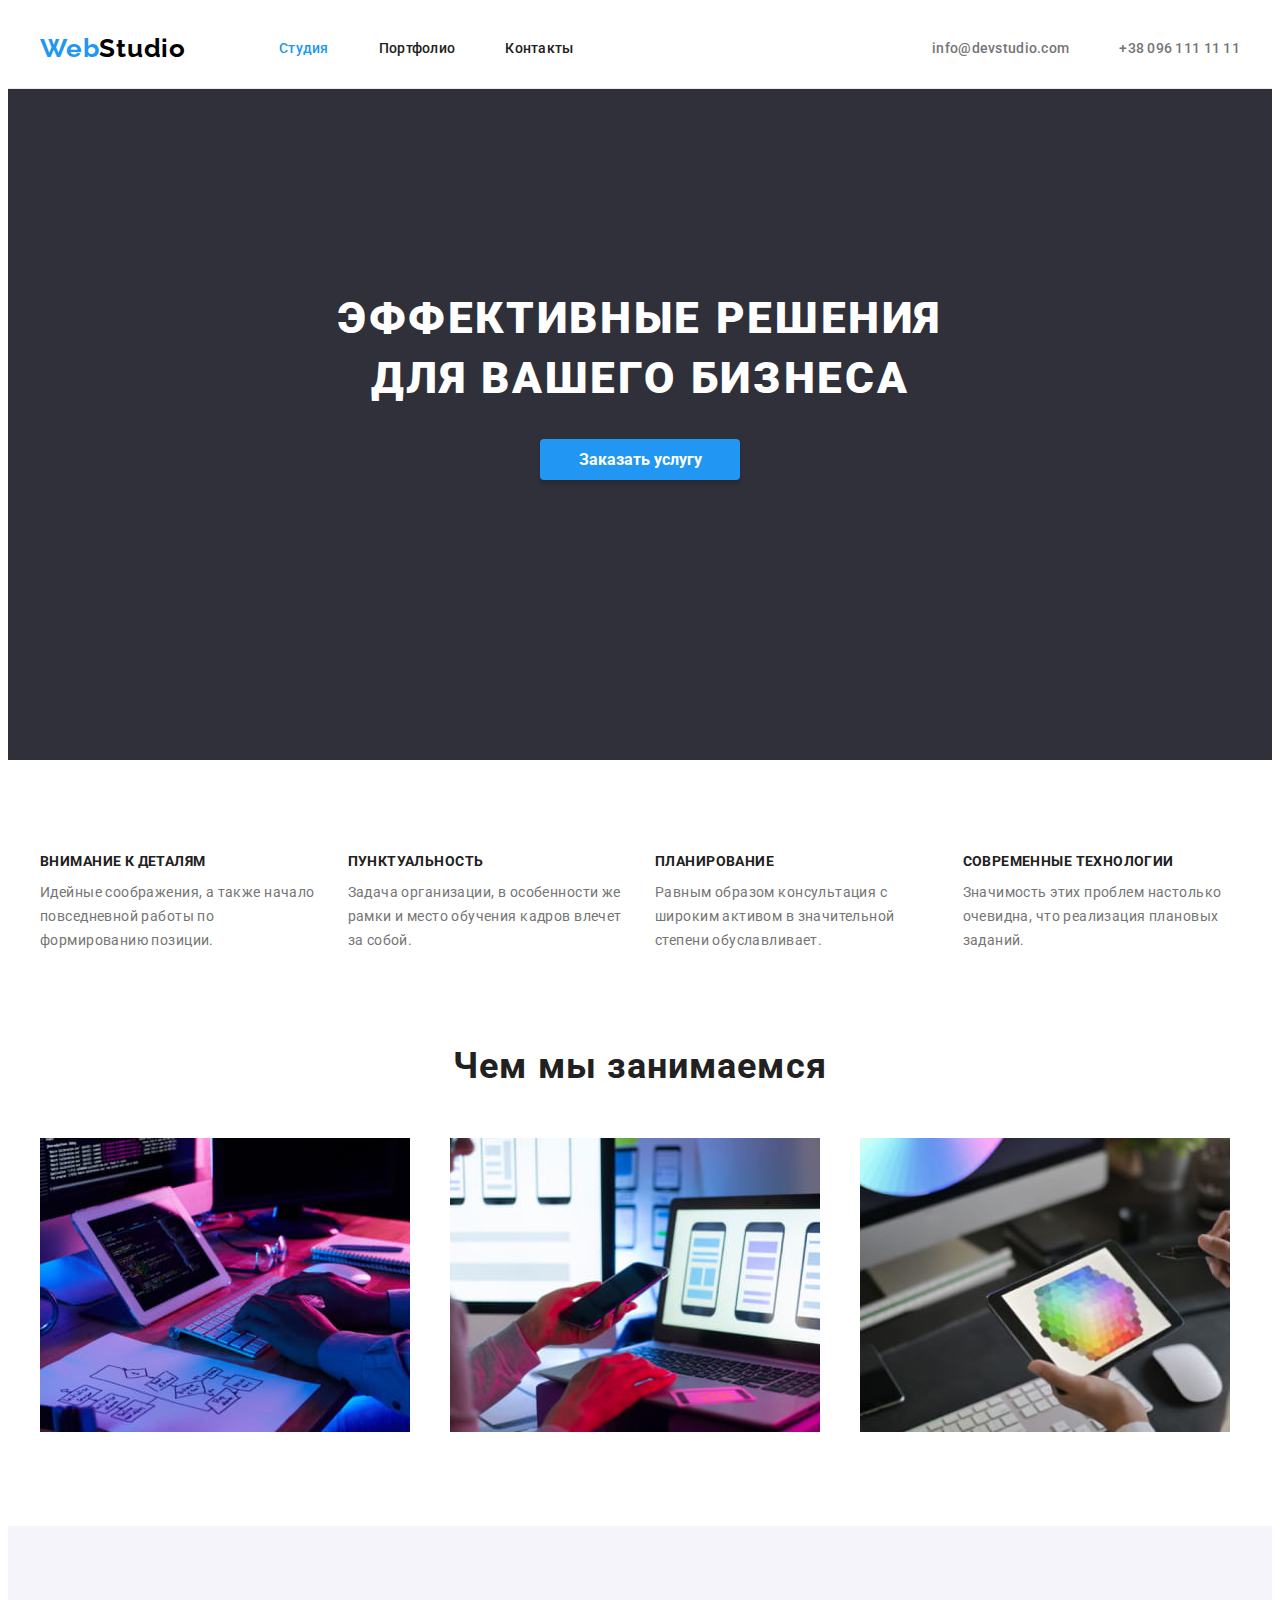
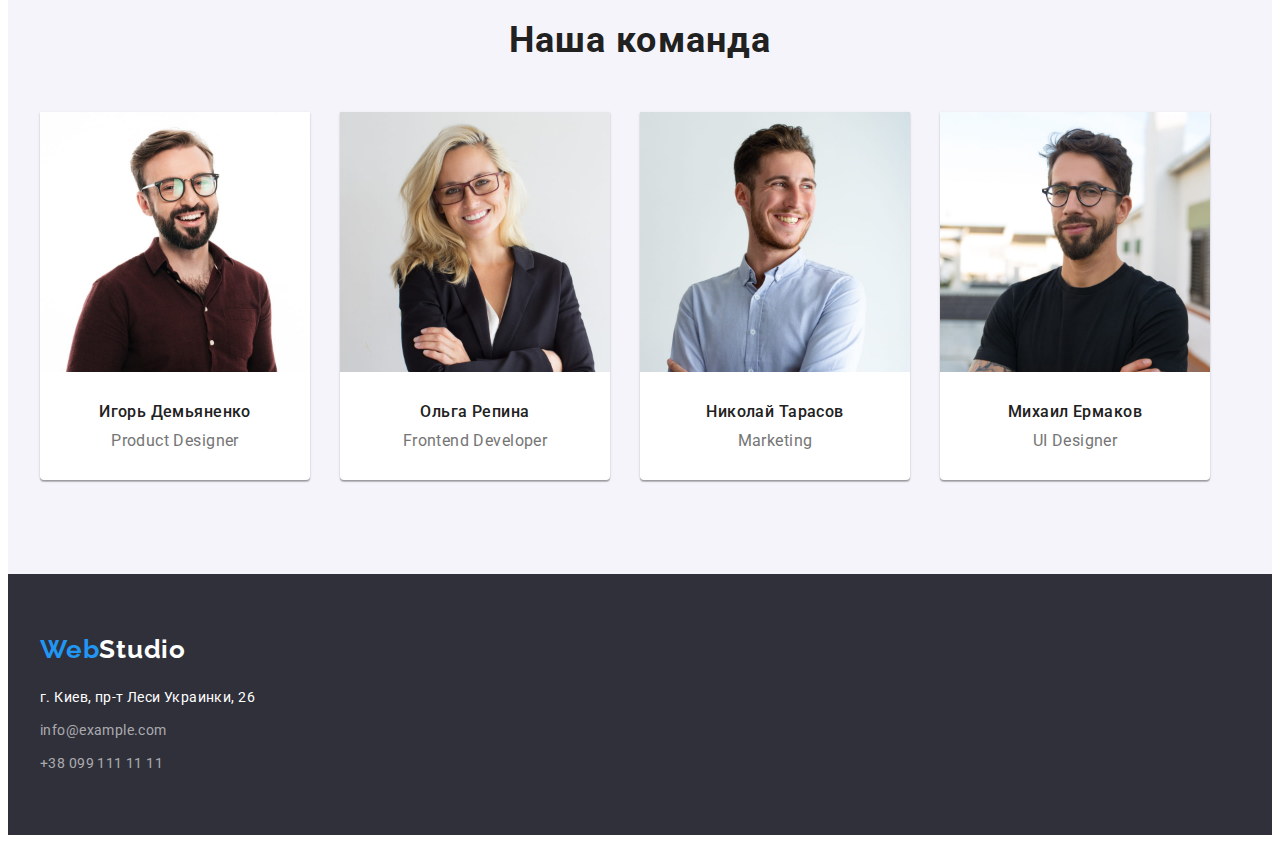
<file: index.html>
<!DOCTYPE html>
<html lang="ru">
  <head>
    <meta charset="UTF-8" />
    <meta http-equiv="X-UA-Compatible" content="IE=edge" />
    <meta name="viewport" content="width=device-width, initial-scale=1.0" />
    <title>WebStudio</title>
    <!-- Fonts Start -->
    <link rel="preconnect" href="https://fonts.googleapis.com" />
    <link rel="preconnect" href="https://fonts.gstatic.com" crossorigin />
    <link
      href="https://fonts.googleapis.com/css2?family=Raleway:wght@700&family=Roboto:wght@400;500;700;900&display=swap"
      rel="stylesheet"
    />
    <!-- Fonts End -->
    <!-- Normalize Start -->
    <link
      rel="stylesheet"
      href="https://cdnjs.cloudflare.com/ajax/libs/modern-normalize/1.1.0/modern-normalize.min.css"
      integrity="sha512-wpPYUAdjBVSE4KJnH1VR1HeZfpl1ub8YT/NKx4PuQ5NmX2tKuGu6U/JRp5y+Y8XG2tV+wKQpNHVUX03MfMFn9Q=="
      crossorigin="anonymous"
      referrerpolicy="no-referrer"
    />
    <!-- Normalize End -->
    <link rel="stylesheet" href="./css/style.css" />
  </head>
  <body>
    <!-- Header -->
    <header class="header">
      <div class="header-container container">
        <nav class="header-nav">
          <a href="./index.html" class="logo link"
            >Web<span class="logo-cl-black">Studio</span></a
          >
          <ul class="nav-list list">
            <li class="nav-item">
              <a href="./index.html" class="nav-link link-effect link current">Студия</a>
            </li>
            <li class="nav-item">
              <a href="./portfolio.html" class="nav-link link-effect link">Портфолио</a>
            </li>
            <li class="nav-item"><a href="/" class="nav-link link-effect link">Контакты</a></li>
          </ul>
        </nav>  
          <ul class="contact-list list">
            <li class="contact-item">
              <a href="mailto:info@devstudio.com" class="contact-link link-effect link"
                >info@devstudio.com</a
              >
            </li>
            <li class="contact-item">
              <a href="tel:+380961111111" class="contact-link link-effect link">+38 096 111 11 11</a>
            </li>
          </ul>
      </div>
    </header>
    <main>
      <!-- section Hero -->
      <section class="hero">
        <div class="hero-container container">
          <h1 class="hero-title">Эффективные решения для вашего бизнеса</h1>
          <button type="button" class="hero-button">Заказать услугу</button>
        </div>
      </section>
      <!-- Section Description -->
      <section class="description section">
        <div class="description-container container">
          <h2 class="visually-hidden">Особенности</h2>
          <ul class="description-list card-set list">
            <li class="card-item">
              <h3 class="description-title">Внимание к деталям</h3>
              <p class="description-text">
                Идейные соображения, а также начало повседневной работы по формированию позиции.
              </p>
            </li>
            <li class="card-item">
              <h3 class="description-title">Пунктуальность</h3>
              <p class="description-text">
                Задача организации, в особенности же рамки и место обучения кадров влечет за собой.
              </p>
            </li>
            <li class="card-item">
              <h3 class="description-title">Планирование</h3>
              <p class="description-text">
                Равным образом консультация с широким активом в значительной степени обуславливает.
              </p>
            </li>
            <li class="card-item">
              <h3 class="description-title">Современные технологии</h3>
              <p class="description-text">
                Значимость этих проблем настолько очевидна, что реализация плановых заданий.
              </p>
            </li>
          </ul>
        </div>
      </section>

      <!-- Section About -->
      <section class="about section">
        <div class="about-container container">
          <h2 class="section-title">Чем мы занимаемся</h2>
          <ul class="about-list card-set list">
            <li class="card-item">
              <img
                src="./images/box1.jpg"
                alt="изображение работы с кодом"
                width="370"
                height="294"
              />
            </li>
            <li class="card-item">
              <img
                src="./images/box2.jpg"
                alt="изображение выбора макета сайта"
                width="370"
                height="294"
              />
            </li>
            <li class="card-item">
              <img
                src="./images/box3.jpg"
                alt="изображение цветовой палитры"
                width="370"
                height="294"
              />
            </li>
          </ul>
        </div>
      </section>

      <!-- Section Team -->
      <section class="team section">
        <div class="team-container container">
          <h2 class="section-title">Наша команда</h2>
          <ul class="team-list card-set list">
            <li class="team-item card-item">
              <img src="./images/img.jpg" alt="фото Игорь Демьяненко" width="270" height="260" />
              <div class="team-box">
                <h3 class="team-title">Игорь Демьяненко</h3>
                <p class="team-text">Product Designer</p>
              </div>
            </li>
            <li class="team-item card-item">
              <img src="./images/img(1).jpg" alt="фото Ольга Репина" width="270" height="260" />
              <div class="team-box">
                <h3 class="team-title">Ольга Репина</h3>
                <p class="team-text">Frontend Developer</p>
              </div>
            </li>
            <li class="team-item card-item">
              <img src="./images/img(2).jpg" alt="фото Николай Тарасов" width="270" height="260" />
              <div class="team-box">
                <h3 class="team-title">Николай Тарасов</h3>
                <p class="team-text">Marketing</p>
              </div>
            </li>
            <li class="team-item card-item">
              <img src="./images/img(3).jpg" alt="фото Михаил Ермаков" width="270" height="260" />
              <div class="team-box">
                <h3 class="team-title">Михаил Ермаков</h3>
                <p class="team-text">UI Designer</p>
              </div>
            </li>
          </ul>
        </div>
      </section>
    </main>
    <!-- Footer -->
    <footer class="footer">
      <div class="footer-container container">
        <a href="./index.html" class="logo link">Web<span class="logo-cl-white">Studio</span></a>
        <address class="address-style">
          <ul class="footer-list list">
            <li class="footer-item">
              <a
                href="https://goo.gl/maps/oyeDn8QREJ11RhG88"
                target="_blank"
                rel="noreferrer noopener"
                class="address-link link-effect link"
              >
                г. Киев, пр-т Леси Украинки, 26
              </a>
            </li>
            <li class="footer-item">
              <a href="mailto:info@example.com" class="footer-link link-effect link"
                >info@example.com</a
              >
            </li>
            <li class="footer-item">
              <a href="tel:+380991111111" class="footer-link link-effect link">+38 099 111 11 11</a>
            </li>
          </ul>
        </address>
      </div>
    </footer>
  </body>
</html>
</file>
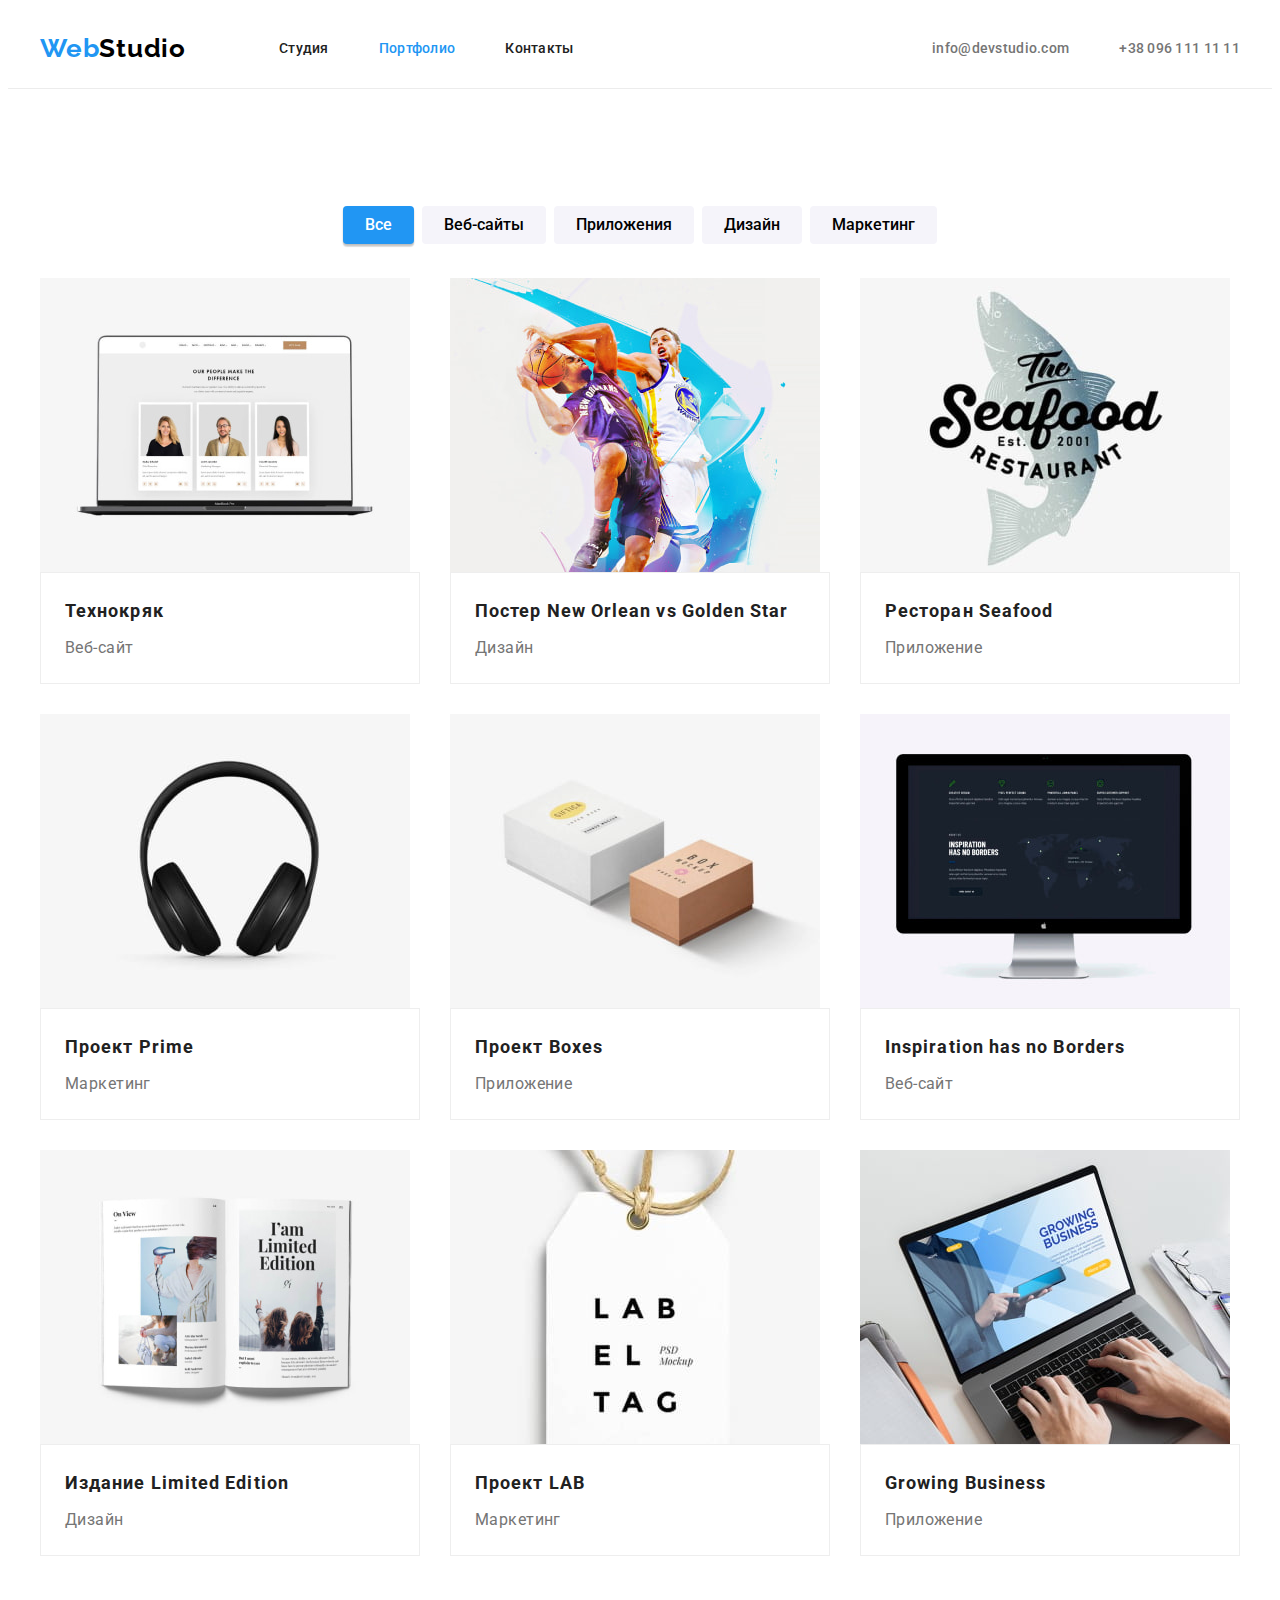
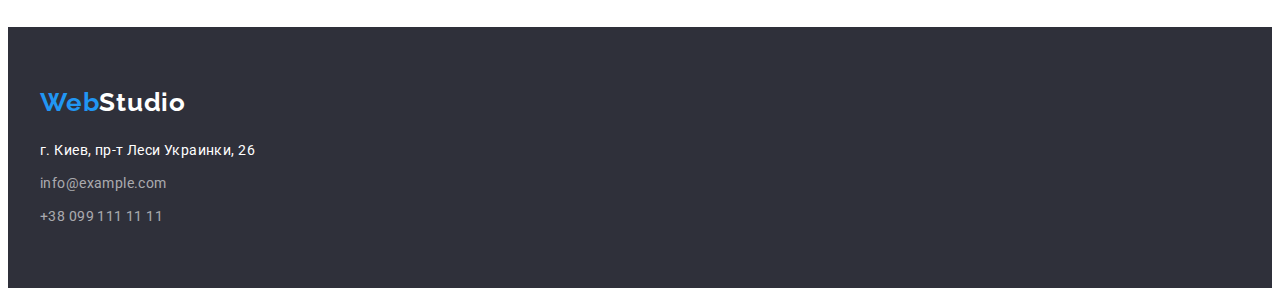
<file: portfolio.html>
<!DOCTYPE html>
<html lang="ru">
  <head>
    <meta charset="UTF-8" />
    <meta http-equiv="X-UA-Compatible" content="IE=edge" />
    <meta name="viewport" content="width=device-width, initial-scale=1.0" />
    <title>Portfolio</title>
    <!-- Fonts Start -->
    <link rel="preconnect" href="https://fonts.googleapis.com" />
    <link rel="preconnect" href="https://fonts.gstatic.com" crossorigin />
    <link
      href="https://fonts.googleapis.com/css2?family=Raleway:wght@700&family=Roboto:wght@400;500;700;900&display=swap"
      rel="stylesheet"
    />
    <!-- Fonts End -->
    <!-- Normalize Start -->
    <link
      rel="stylesheet"
      href="https://cdnjs.cloudflare.com/ajax/libs/modern-normalize/1.1.0/modern-normalize.min.css"
      integrity="sha512-wpPYUAdjBVSE4KJnH1VR1HeZfpl1ub8YT/NKx4PuQ5NmX2tKuGu6U/JRp5y+Y8XG2tV+wKQpNHVUX03MfMFn9Q=="
      crossorigin="anonymous"
      referrerpolicy="no-referrer"
    />
    <!-- Normalize End -->
    <link rel="stylesheet" href="./css/style.css" />
  </head>
  <body>
    <!-- Header -->
    <header class="header">
      <div class="header-container container">
        <nav class="header-nav">
          <a href="./index.html" class="logo link">Web<span class="logo-cl-black">Studio</span></a>
          <ul class="nav-list list">
            <li class="nav-item">
              <a href="./index.html" class="nav-link link-effect link">Студия</a>
            </li>
            <li class="nav-item">
              <a href="./portfolio.html" class="nav-link link-effect link current">Портфолио</a>
            </li>
            <li class="nav-item"><a href="/" class="nav-link link-effect link">Контакты</a></li>
          </ul>
        </nav>
        <ul class="contact-list list">
          <li class="contact-item">
            <a href="mailto:info@devstudio.com" class="contact-link link-effect link"
              >info@devstudio.com</a
            >
          </li>
          <li class="contact-item">
            <a href="tel:+380961111111" class="contact-link link-effect link">+38 096 111 11 11</a>
          </li>
        </ul>
      </div>
    </header>
    <main>
      <!-- Section Product -->
      <section class="product">
        <div class="product-container container">
          <h1 class="visually-hidden">Наши работы</h1>
          <ul class="product-btn-list list">
            <li><button type="button" class="btn current">Все</button></li>
            <li><button type="button" class="btn">Веб-сайты</button></li>
            <li><button type="button" class="btn">Приложения</button></li>
            <li><button type="button" class="btn">Дизайн</button></li>
            <li><button type="button" class="btn">Маркетинг</button></li>
          </ul>
          <ul class="product-list card-set list">
            <li class="product-item card-item">
              <a href="" class="product-link link">
                <img
                  src="./images/portfolio/img1.jpg"
                  alt="изображение сайта с различными людьми"
                  width="370"
                  height="294"
                />
                <div class="product-box">
                  <h2 class="product-title">Технокряк</h2>
                  <p>Веб-сайт</p>
                </div>
              </a>
            </li>
            <li class="product-item card-item">
              <a href="" class="product-link link">
                <img
                  src="./images/portfolio/img2.jpg"
                  alt="постер новый орлеан против голден стар"
                  width="370"
                  height="294"
                />
                <div class="product-box">
                  <h2 class="product-title">Постер New Orlean vs Golden Star</h2>
                  <p>Дизайн</p>
                </div>
              </a>
            </li>
            <li class="product-item card-item">
              <a href="" class="product-link link">
                <img
                  src="./images/portfolio/img3.jpg"
                  alt="эмблема ресторана морская еда"
                  width="370"
                  height="294"
                />
                <div class="product-box">
                  <h2 class="product-title">Ресторан Seafood</h2>
                  <p>Приложение</p>
                </div>
              </a>
            </li>
            <li class="product-item card-item">
              <a href="" class="product-link link">
                <img
                  src="./images/portfolio/img4.jpg"
                  alt="картинка наушники"
                  width="370"
                  height="294"
                />
                <div class="product-box">
                  <h2 class="product-title">Проект Prime</h2>
                  <p>Маркетинг</p>
                </div>
              </a>
            </li>
            <li class="product-item card-item">
              <a href="" class="product-link link">
                <img src="./images/portfolio/img5.jpg" alt="коробки" width="370" height="294" />
                <div class="product-box">
                  <h2 class="product-title">Проект Boxes</h2>
                  <p>Приложение</p>
                </div>
              </a>
            </li>
            <li class="product-item card-item">
              <a href="" class="product-link link">
                <img
                  src="./images/portfolio/img6.jpg"
                  alt="изображение сайта на экрне макбука"
                  width="370"
                  height="294"
                />
                <div class="product-box">
                  <h2 class="product-title">Inspiration has no Borders</h2>
                  <p>Веб-сайт</p>
                </div>
              </a>
            </li>
            <li class="product-item card-item">
              <a href="" class="product-link link">
                <img
                  src="./images/portfolio/img7.jpg"
                  alt="книга с ограниченным тиражем"
                  width="370"
                  height="294"
                />
                <div class="product-box">
                  <h2 class="product-title">Издание Limited Edition</h2>
                  <p>Дизайн</p>
                </div>
              </a>
            </li>
            <li class="product-item card-item">
              <a href="" class="product-link link">
                <img src="./images/portfolio/img8.jpg" alt="лейбел" width="370" height="294" />
                <p class="product-text"></p>
                <div class="product-box">
                  <h2 class="product-title">Проект LAB</h2>
                  <p>Маркетинг</p>
                </div>
              </a>
            </li>
            <li class="product-item card-item">
              <a href="" class="product-link link">
                <img
                  src="./images/portfolio/img9.jpg"
                  alt="использование ноутбука"
                  width="370"
                  height="294"
                />
                <div class="product-box">
                  <h2 class="product-title">Growing Business</h2>
                  <p>Приложение</p>
                </div>
              </a>
            </li>
          </ul>
        </div>
      </section>
    </main>
    <!-- Footer -->
    <footer class="footer">
      <div class="footer-container container">
        <a href="./index.html" class="logo link">Web<span class="logo-cl-white">Studio</span></a>
        <address class="address-style">
          <ul class="footer-list list">
            <li class="footer-item">
              <a
                href="https://goo.gl/maps/oyeDn8QREJ11RhG88"
                target="_blank"
                rel="noreferrer noopener"
                class="address-link link-effect link"
              >
                г. Киев, пр-т Леси Украинки, 26
              </a>
            </li>
            <li class="footer-item">
              <a href="mailto:info@example.com" class="footer-link link-effect link"
                >info@example.com</a
              >
            </li>
            <li class="footer-item">
              <a href="tel:+380991111111" class="footer-link link-effect link">+38 099 111 11 11</a>
            </li>
          </ul>
        </address>
      </div>
    </footer>
  </body>
</html>
</file>
<file: css/style.css>
:root {
  /* color */
  --color-main-blue: #2196f3;
  --color-grey-text: #757575;
  --color-black-text: #212121;
  --color-white-text: #ffffff;
  --color-grey-footer-text: rgba(255, 255, 255, 0.6);
  --color-grey-bgn: #2f303a;
  --color-grey-button: #f5f4fa;
  --color-logo-black: #000000;

  /* Card-set */
  --main-card-gap:30px;
  --card-item:3;


  /* font */
  --main-font-family: 'Roboto', sans-serif;
  --second-font-family: 'Raleway', sans-serif;
}
/* -- base styles -- */
.container {
  width: 1200px;
  margin-left: auto;
  margin-right: auto;
  padding-left: 15px;
  padding-right: 15px;
}
.section{
  padding-top: 94px ;
  padding-bottom: 94px ;
}
.visually-hidden {
  position: absolute;
  width: 1px;
  height: 1px;
  margin: -1px;
  border: 0;
  padding: 0;

  white-space: nowrap;
  clip-path: inset(100%);
  clip: rect(0 0 0 0);
  overflow: hidden;
}
/* -- reset -- */
h1,
h2,
h3,
h4,
h5,
h6,
p {
  margin: 0;
}
ul,ol{
  padding: 0;
  margin: 0;
}
img{
  display: block;
  max-width: 100%;
  height: auto;
}
.list {
  list-style: none;

}
.link {
  text-decoration: none;
  color: currentColor;
}
.card-set{
  display: flex;
  flex-wrap: wrap;
  gap: var(--main-card-gap);
}
.card-item{
  flex-basis: calc((100% - (var(--card-item) - 1) * var(--main-card-gap)) / var(--card-item))
}


/* -- Body -- */
body {
  font-family: var(--main-font-family);
  font-size: 14px;
  line-height: calc(24 / 14);
  letter-spacing: 0.03em;
  color: var(--color-grey-text);
}


/* -- LOGO -- */
.logo {
  font-weight: 700;
  font-size: 26px;
  line-height: calc(31 / 26);
  letter-spacing: 0.03em;
  color: var(--color-main-blue);
  font-family: var(--second-font-family);
}
.logo-cl-black {
  color: var(--color-logo-black);
}
.logo-cl-white {
  color: var(--color-white-text);
}

/* -- Header Section -- */
.header {
  border-bottom: 1px solid #ececec;
}
.header-container{
  display: flex;
  align-items: center;
}
.header-nav {
  display: flex;
  align-items: center;
}
.header .logo {
  margin-right: 93px;
}
.nav-list {
  display: flex;
  align-items: center;
  gap: 50px;
  color: var(--color-black-text);
}
.contact-list {
  display: flex;
  align-items: center;
  margin-left: auto;
  gap: 50px;
}
.nav-link,
.contact-link {
  display: flex;
  align-items: center;
  padding-top: 32px;
  padding-bottom: 32px;
  font-weight: 500;
  line-height: calc(16 / 14);
  letter-spacing: 0.02em;
}

.link-effect:hover,
.link-effect:focus {
  color: var(--color-main-blue);
}
.list .link.current {
  color: var(--color-main-blue);
}


/* -- Hero Section -- */
.hero {
  padding-top: 200px;
  padding-bottom: 280px;
  background-color: var(--color-grey-bgn);
  text-align: center;
}

.hero-title {
  margin-left: auto;
  margin-right: auto;
  margin-bottom: 30px;
  text-align: center;
  max-width: 700px;

  font-weight: 900;
  font-size: 44px;
  line-height: 1.36;
  letter-spacing: 0.06em;
  text-transform: uppercase;
  color: var(--color-white-text);
}
.hero-button {
  display: block;
  margin-left: auto;
  margin-right: auto;
  min-width: 200px;
  padding: 10px 32px;
  background-color: var(--color-main-blue);
  box-shadow: 0px 4px 4px rgba(0, 0, 0, 0.15);
  border-radius: 4px;
  border: none;

  font-family: var(--main-font-family);
  font-weight: 700;
  font-size: 16px;
  line-height: 1.36;
  color: var(--color-white-text);
  cursor: pointer;
}

/* -- Section Description -- */
.description-list{
  --card-item:4  
}
.description-title {
  margin-bottom: 10px;
  font-weight: 700;
  font-size: 14px;
  line-height: 1.14;
  text-transform: uppercase;
  color: var(--color-black-text);
}



/* -- Section About -- */
.about{
  padding-top: 0;
}
.section-title {
  margin-bottom: 50px;
  text-align: center;

  font-family: var(--main-font-family);
  font-weight: 700;
  font-size: 36px;
  line-height: 1.16;
  letter-spacing: 0.03em;
  color: var(--color-black-text);
}

/* -- Section Team -- */
.team {
  background-color: var(--color-grey-button);
}
.team-list {
--card-item:4;
}

.team-item {
  max-width: 270px;
  box-shadow: 0px 1px 3px rgba(0, 0, 0, 0.12), 0px 1px 1px rgba(0, 0, 0, 0.14),
    0px 2px 1px rgba(0, 0, 0, 0.2);
  background-color: var(--color-white-text);
  border-radius: 0px 0px 4px 4px;
}
.team-box {
  padding: 30px 0;
}
.team-title,
.team-text {
  font-size: 16px;
  line-height: calc(19 / 16);
  text-align: center;
  color: var(--color-grey-text);
}
.team-title {
  margin-bottom: 10px;
  font-weight: 500;
  color: var(--color-black-text);
}

/* -- Section Footer -- */
.footer {
  background-color: var(--color-grey-bgn);
  padding: 60px 15px;
}
.footer .logo{
  display: block;
  margin-bottom: 20px;
}
.footer-list{
  display: flex;
  flex-direction: column;
  gap: 9px;
}
.address-style {
  font-style: inherit;
  color: var(--color-grey-footer-text);
}
.address-link {
  color: var(--color-white-text);
}
.footer-item .link-effect{
  padding-top: 5px;
  padding-bottom: 5px;
}



  /* ---------- Page Portfolio ----------*/
  
  /* button */
.btn {
  font-family: 'Roboto';
  font-weight: 500;
  font-size: 16px;
  line-height: calc(26 / 16);
  text-align: center;
  background: var(--color-grey-button);
  border-radius: 4px;
  cursor: pointer;
  border: none;
  padding: 6px 22px;
}
.btn.current {
  background: var(--color-main-blue);
  box-shadow: 0px 3px 1px rgba(0, 0, 0, 0.1), 0px 1px 2px rgba(0, 0, 0, 0.08),
    0px 2px 2px rgba(0, 0, 0, 0.12);
  border-radius: 4px;
  color: var(--color-white-text);
}
.btn:hover,
.btn:focus {
  background-color: var(--color-main-blue);
  color: var(--color-white-text);
  box-shadow: 0px 3px 1px rgba(0, 0, 0, 0.1), 0px 1px 2px rgba(0, 0, 0, 0.08),
    0px 2px 2px rgba(0, 0, 0, 0.12);
}

/* -- Section Menu -- */

.product{
  padding-top: 117px;
  padding-bottom: 71px;
}
.product-btn-list {
  display: flex;
  gap: 8px;
  justify-content: center;
  margin-bottom: 34px;
}

.product-item {
  background: var(--color-white-text);
}
.product-box {
  padding: 20px 24px;
  border: 1px solid #eeeeee;
}
.product-title {
  margin-bottom: 4px;
  font-family: 'Roboto';
  font-weight: 700;
  font-size: 18px;
  line-height: calc(36 / 18);
  letter-spacing: 0.06em;
  color: var(--color-black-text);
}
.product-link {
  font-size: 16px;
  line-height: calc(30 / 16);
}
</file>
